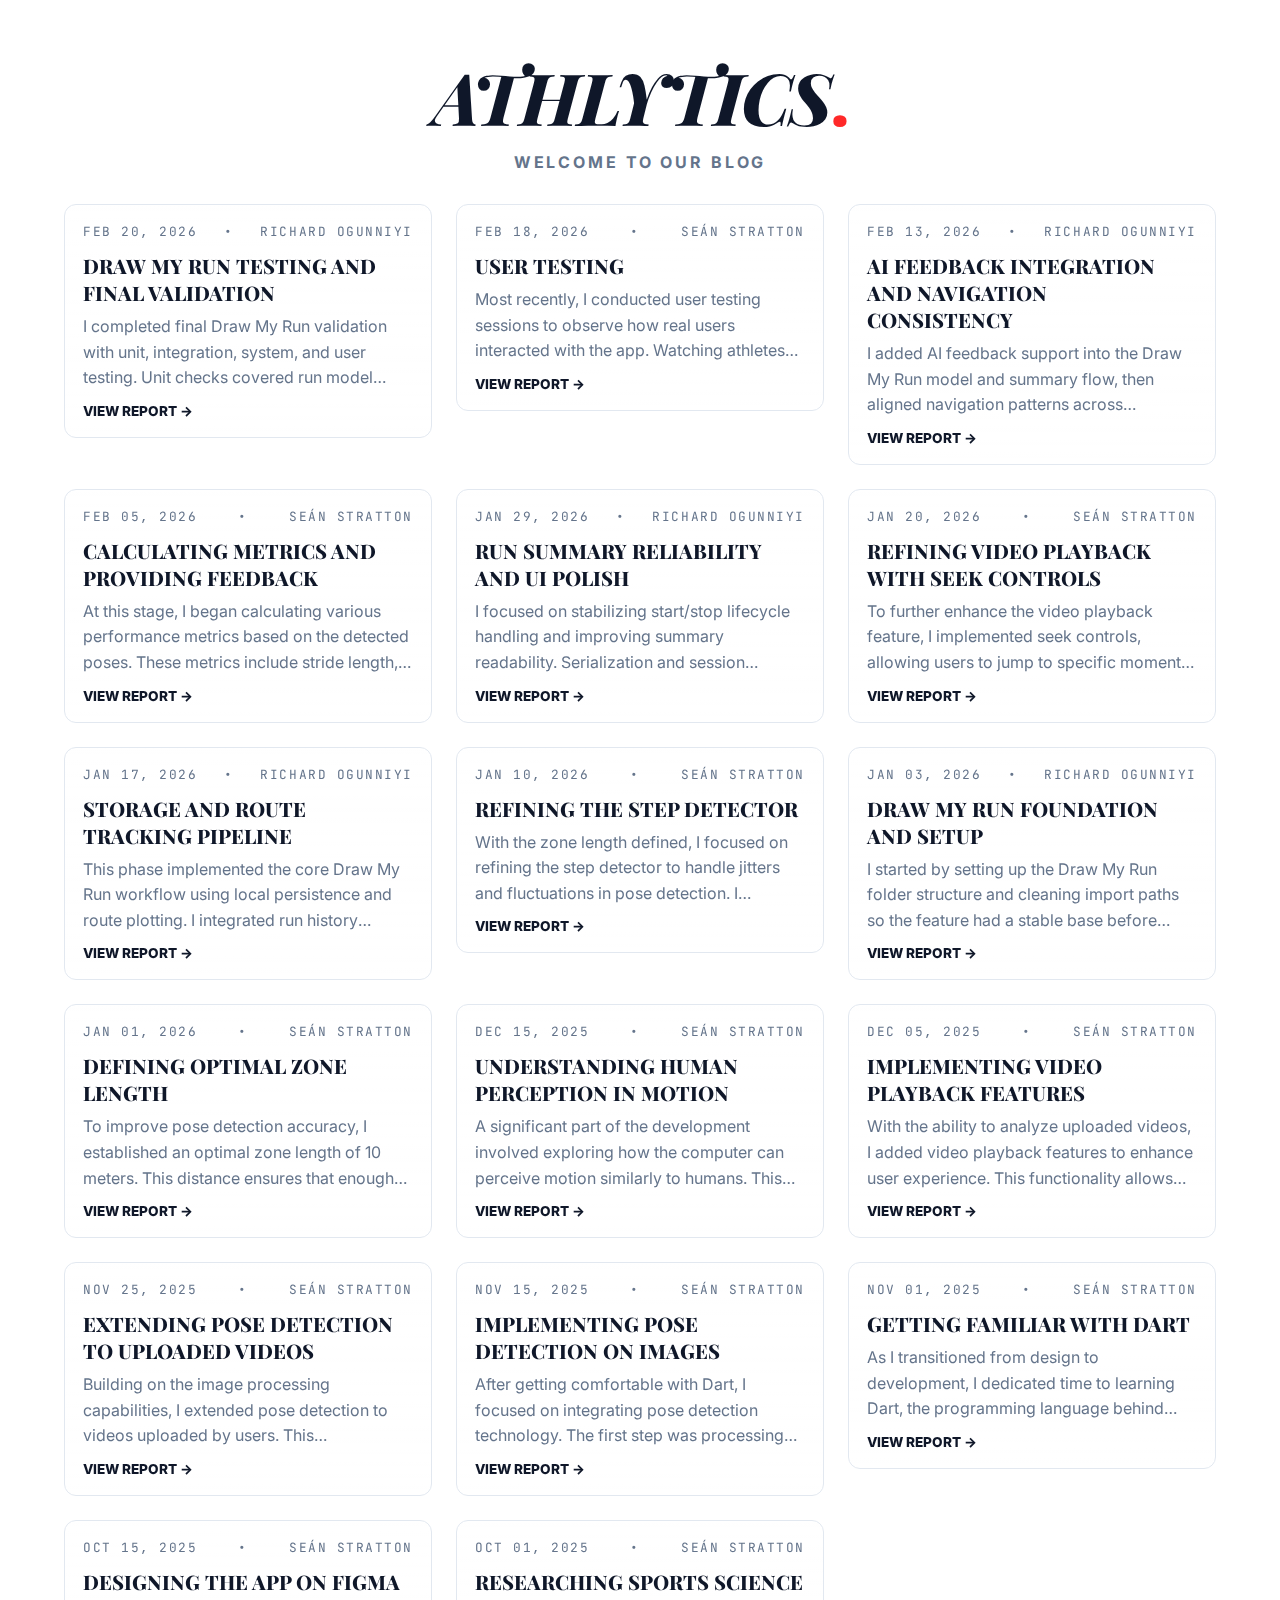
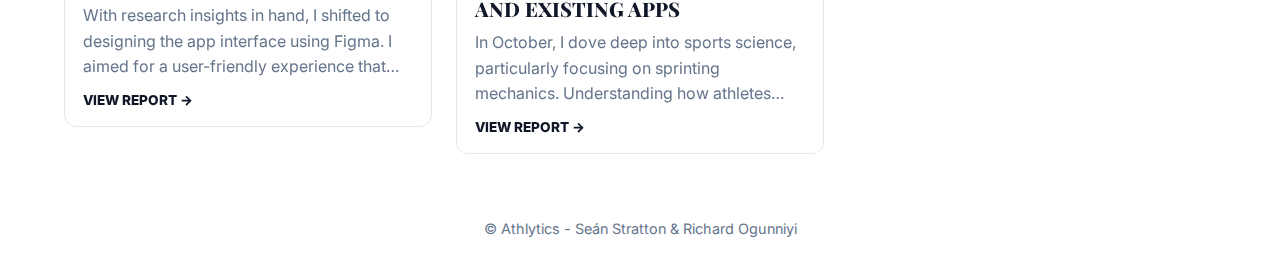
<file: index.html>
<!DOCTYPE html>
<html lang="en">
  <head>
    <meta charset="UTF-8" />
    <meta name="viewport" content="width=device-width, initial-scale=1.0, maximum-scale=1" />
    <link rel="icon" type="image/png" href="/favicon.png" />
    <link rel="preconnect" href="https://fonts.googleapis.com">
    <link rel="preconnect" href="https://fonts.gstatic.com" crossorigin>
    <link href="https://fonts.googleapis.com/css2?family=Inter:wght@400;500;600&family=Playfair+Display:ital,wght@0,400;0,600;0,700;1,400&family=JetBrains+Mono:wght@400;500&display=swap" rel="stylesheet">
    <link rel="stylesheet" href="styles.css">
    <title>Athlytics Blog</title>
  </head>
  <body>
    <div class="site">
      <header class="site-header">
        <h1 class="site-title">Athlytics<span class="accent">.</span></h1>
        <p class="site-sub">Welcome To Our Blog</p>
      </header>

      <main class="container">
        <section id="posts" class="posts-grid" aria-live="polite"></section>
      </main>

      <footer class="site-footer">
        <p>© Athlytics - Seán Stratton & Richard Ogunniyi</p>
      </footer>
    </div>

    <script src="posts-data.js"></script>
    <script src="script.js"></script>
  </body>
</html>
</file>
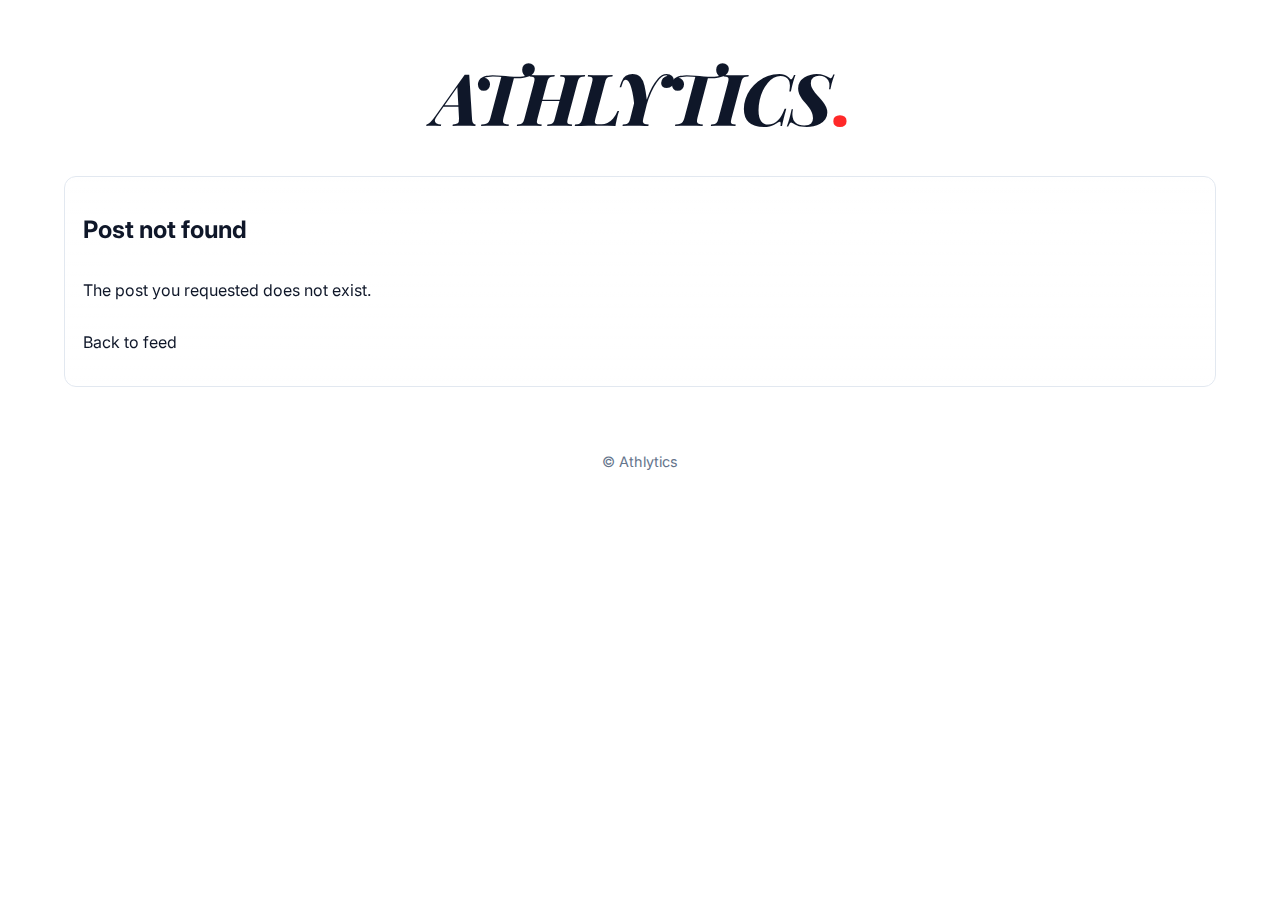
<file: post.html>
<!DOCTYPE html>
<html lang="en">
  <head>
    <meta charset="utf-8" />
    <meta name="viewport" content="width=device-width,initial-scale=1" />
    <link rel="preconnect" href="https://fonts.googleapis.com">
    <link rel="preconnect" href="https://fonts.gstatic.com" crossorigin>
    <link href="https://fonts.googleapis.com/css2?family=Inter:wght@400;500;600&family=Playfair+Display:ital,wght@0,400;0,600;0,700;1,400&family=JetBrains+Mono:wght@400;500&display=swap" rel="stylesheet">
    <link rel="stylesheet" href="styles.css">
    <title>Post</title>
  </head>
  <body>
    <div class="site">
      <header class="site-header">
        <h1 class="site-title"><a href="index.html" class="no-link">Athlytics<span class="accent">.</span></a></h1>
      </header>

      <main class="container">
        <div id="post-root"></div>
      </main>

      <footer class="site-footer">
        <p>© Athlytics</p>
      </footer>
    </div>

    <script src="posts-data.js"></script>
    <script src="post.js"></script>
  </body>
</html>
</file>
<file: styles.css>
:root {
  --font-sans: 'Inter', sans-serif;
  --font-display: 'Playfair Display', serif;
  --font-mono: 'JetBrains Mono', monospace;

  --background: #ffffff;
  --foreground: hsl(222 47% 11%);
  --card: rgba(255,255,255,0.7);
  --muted-foreground: hsl(215.4 16.3% 46.9%);
  --accent: hsl(0 100% 58%);
  --border: hsl(214.3 31.8% 91.4%);
}

* { box-sizing: border-box; }
html,body,#root { height: 100%; }
body {
  margin: 0;
  background: var(--background);
  color: var(--foreground);
  font-family: var(--font-sans);
  -webkit-font-smoothing: antialiased;
  -moz-osx-font-smoothing: grayscale;
}

.site-header {
  text-align: center;
  padding: 48px 16px 8px;
}
.site-title {
  font-family: var(--font-display);
  font-size: 4.5rem;
  margin: 0;
  letter-spacing: -2px;
  font-weight: 800;
  text-transform: uppercase;
  font-style: italic;
}
.accent { color: var(--accent); font-style: normal; }
.site-sub {
  margin: 8px 0 0;
  color: var(--muted-foreground);
  font-weight: 700;
  text-transform: uppercase;
  letter-spacing: .18em;
}

.container {
  max-width: 1200px;
  margin: 0 auto;
  padding: 24px;
}

.posts-grid {
  display: grid;
  grid-template-columns: repeat(1, 1fr);
  gap: 24px;
}
@media (min-width: 768px) {
  .posts-grid { grid-template-columns: repeat(2, 1fr); }
}
@media (min-width: 1100px) {
  .posts-grid { grid-template-columns: repeat(3, 1fr); }
}

.card {
  background: linear-gradient(180deg, rgba(255,255,255,0.6), rgba(255,255,255,0.52));
  border: 1px solid var(--border);
  border-radius: 12px;
  padding: 18px;
  display: flex;
  flex-direction: column;
  min-height: 200px;
  transition: transform .25s ease, box-shadow .25s ease;
  backdrop-filter: blur(6px);
}
.card:hover { transform: translateY(-6px); box-shadow: 0 10px 30px rgba(0,0,0,0.08); }

.meta {
  display:flex; justify-content:space-between; align-items:center; font-family: var(--font-mono); font-size: 0.8rem; color: var(--muted-foreground); text-transform:uppercase; letter-spacing: .12em;
}
.card-title { font-family: var(--font-display); font-weight:800; font-size:1.25rem; margin:12px 0 8px; text-transform:uppercase; }
.card-body { flex:1; color: var(--foreground); }

/* Full post content (used on post view) */
.post-content { margin:0; color:var(--muted-foreground); line-height:1.6; display:block; }

/* Excerpt shown on the home page: clamp to first few lines */
.post-excerpt {
  margin: 0;
  color: var(--muted-foreground);
  line-height: 1.6;
  display: -webkit-box;
  -webkit-line-clamp: 3; /* show first 3 lines */
  -webkit-box-orient: vertical;
  overflow: hidden;
}

.card-footer { margin-top:12px; font-size:0.85rem; font-weight:800; text-transform:uppercase; color:var(--foreground); display:flex; align-items:center; gap:8px; }

.site-footer { text-align:center; padding:28px 16px; color:var(--muted-foreground); font-size:0.9rem; }

/* small utilities */
.uppercase { text-transform: uppercase; }
.italic { font-style: italic; }

/* Links: remove browser default blue and underline, keep accessibility focus */
a, a:link, a:visited {
  color: inherit;
  text-decoration: none;
}
a:hover {
  text-decoration: none;
}
a:focus-visible {
  outline: 2px solid var(--accent);
  outline-offset: 3px;
}

.card-link { display:block; color:inherit; }

/* scrollbar */
::-webkit-scrollbar { width:8px; }
::-webkit-scrollbar-thumb { background:rgba(0,0,0,0.08); border-radius:999px; }
</file>
